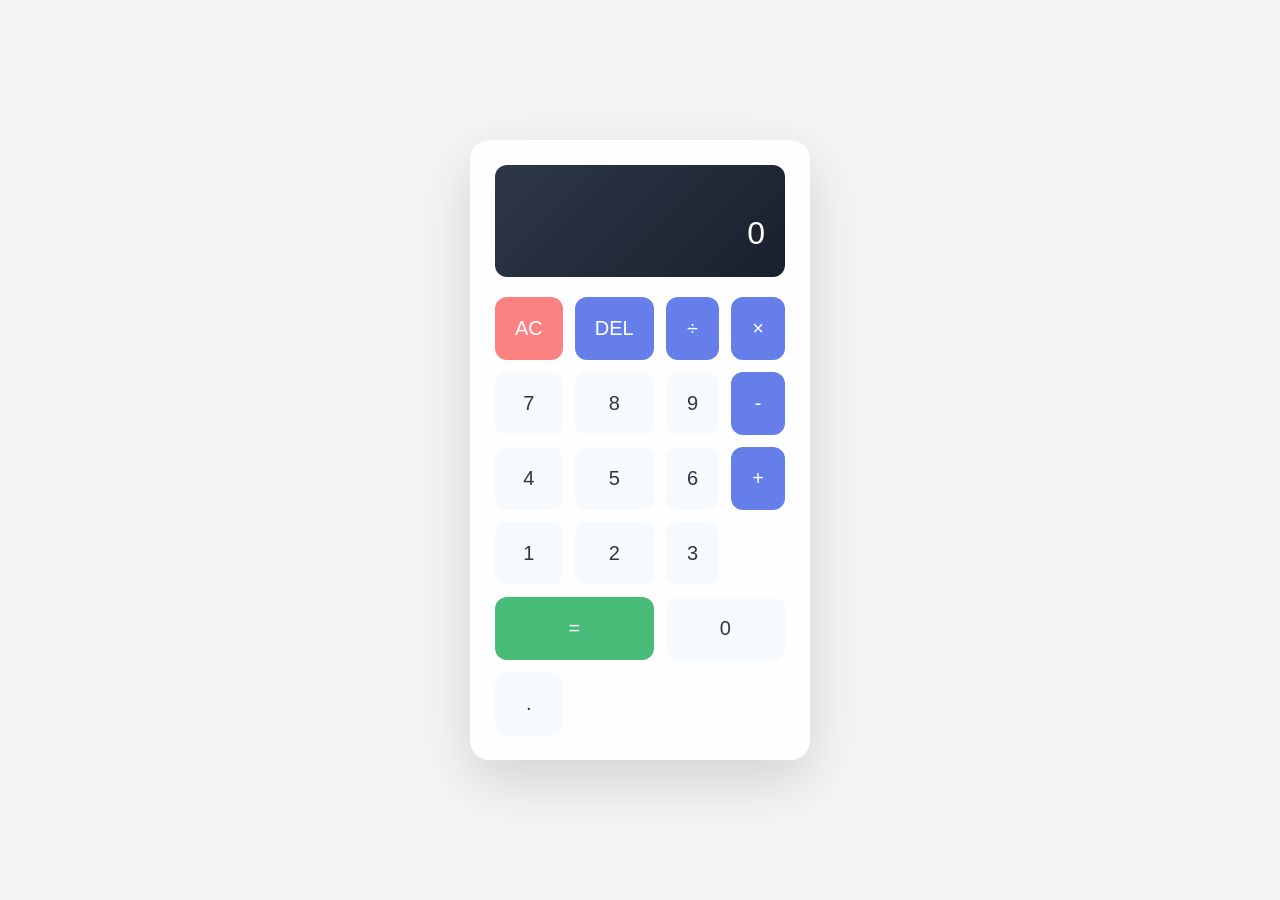
<file: index.html>
<!DOCTYPE html>
<html lang="en">
<head>
    <meta charset="UTF-8">
    <meta name="viewport" content="width=device-width, initial-scale=1.0">
    <title> Calculator</title>
    <link rel="stylesheet" href="style.css">
</head>
<body>
    <div class="calculator">
        <div class="display">
            <div class="display-previous" id="previousDisplay"></div>
            <div class="display-current" id="currentDisplay">0</div>
        </div>
        <div class="buttons">
            <button class="btn-clear" onclick="calculator.clear()">AC</button>
            <button class="btn-operator" onclick="calculator.delete()">DEL</button>
            <button class="btn-operator" onclick="calculator.chooseOperation('÷')">÷</button>
            <button class="btn-operator" onclick="calculator.chooseOperation('×')">×</button>
            
            <button class="btn-number" onclick="calculator.appendNumber('7')">7</button>
            <button class="btn-number" onclick="calculator.appendNumber('8')">8</button>
            <button class="btn-number" onclick="calculator.appendNumber('9')">9</button>
            <button class="btn-operator" onclick="calculator.chooseOperation('-')">-</button>
            
            <button class="btn-number" onclick="calculator.appendNumber('4')">4</button>
            <button class="btn-number" onclick="calculator.appendNumber('5')">5</button>
            <button class="btn-number" onclick="calculator.appendNumber('6')">6</button>
            <button class="btn-operator" onclick="calculator.chooseOperation('+')">+</button>
            
            <button class="btn-number" onclick="calculator.appendNumber('1')">1</button>
            <button class="btn-number" onclick="calculator.appendNumber('2')">2</button>
            <button class="btn-number" onclick="calculator.appendNumber('3')">3</button>
            <button class="btn-equals" onclick="calculator.compute()">=</button>
            
            <button class="btn-number btn-zero" onclick="calculator.appendNumber('0')">0</button>
            <button class="btn-number" onclick="calculator.appendNumber('.')">.</button>
        </div>
    </div>
    <script src="script.js"></script>
</body>
</html>
</file>
<file: style.css>
* {
    margin: 0;
    padding: 0;
    box-sizing: border-box;
}

body {
    font-family: -apple-system, BlinkMacSystemFont, 'Segoe UI', Roboto, Oxygen, Ubuntu, Cantarell, sans-serif;
    display: flex;
    justify-content: center;
    align-items: center;
    min-height: 100vh;
    background: #f5f5f5;
}

.calculator {
    background: rgba(255, 255, 255, 0.95);
    border-radius: 20px;
    padding: 25px;
    box-shadow: 0 20px 60px rgba(0, 0, 0, 0.15);
    width: 340px;
}

.display {
    background: linear-gradient(135deg, #2d3748 0%, #1a202c 100%);
    color: #fff;
    padding: 25px 20px;
    border-radius: 12px;
    margin-bottom: 20px;
    text-align: right;
    min-height: 80px;
    display: flex;
    flex-direction: column;
    justify-content: flex-end;
}

.display-previous {
    font-size: 16px;
    color: #a0aec0;
    margin-bottom: 5px;
    min-height: 20px;
}

.display-current {
    font-size: 32px;
    font-weight: 300;
    word-wrap: break-word;
    word-break: break-all;
}

.buttons {
    display: grid;
    grid-template-columns: repeat(4, 1fr);
    gap: 12px;
}

button {
    border: none;
    padding: 20px;
    font-size: 20px;
    border-radius: 12px;
    cursor: pointer;
    transition: all 0.2s ease;
    font-weight: 500;
}

button:hover {
    transform: translateY(-2px);
    box-shadow: 0 4px 12px rgba(0, 0, 0, 0.15);
}

button:active {
    transform: translateY(0);
}

.btn-number {
    background: #f7fafc;
    color: #2d3748;
}

.btn-number:hover {
    background: #edf2f7;
}

.btn-operator {
    background: #667eea;
    color: white;
}

.btn-operator:hover {
    background: #5568d3;
}

.btn-clear {
    background: #fc8181;
    color: white;
}

.btn-clear:hover {
    background: #f56565;
}

.btn-equals {
    background: #48bb78;
    color: white;
    grid-column: span 2;
}

.btn-equals:hover {
    background: #38a169;
}

.btn-zero {
    grid-column: span 2;
}
</file>
